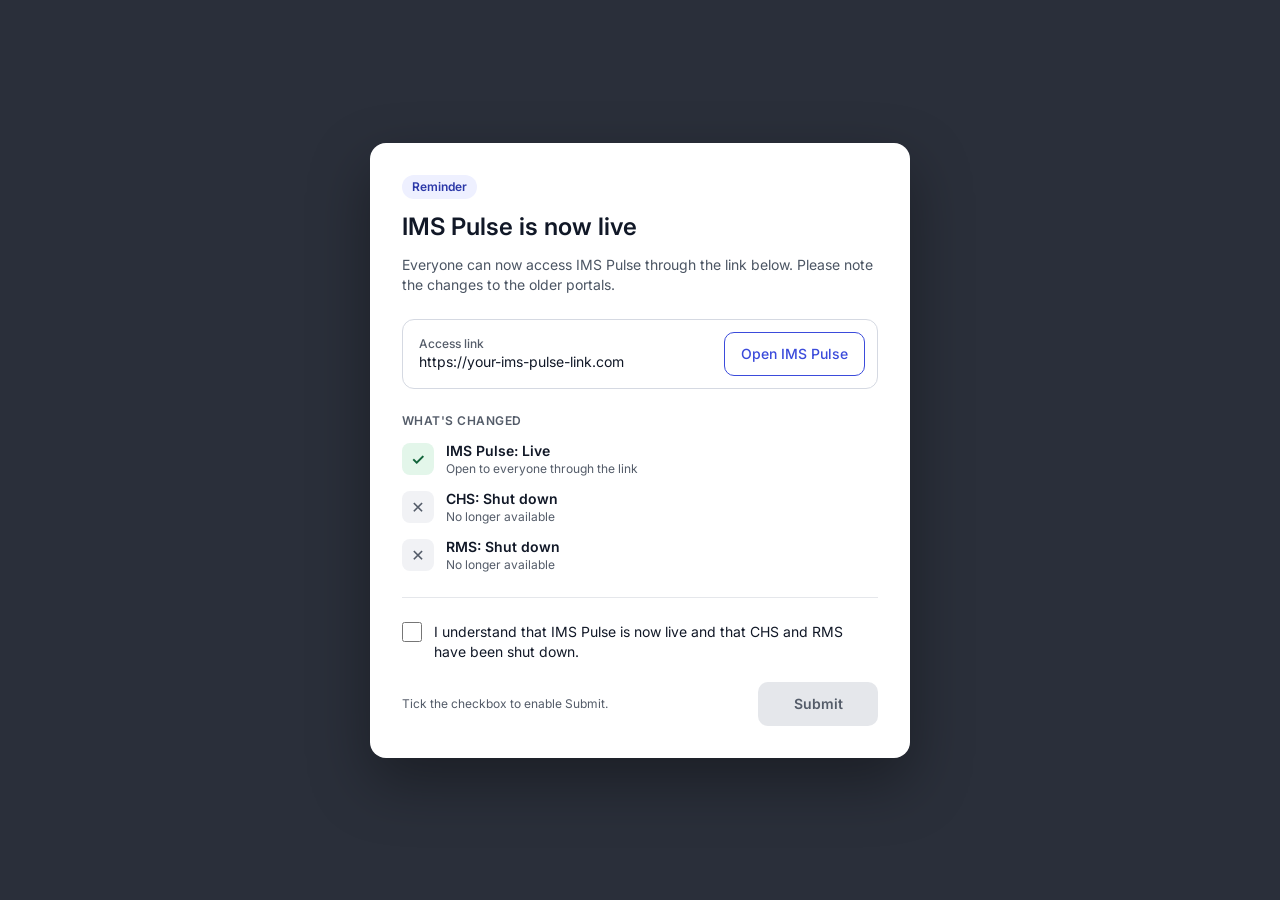
<file: index.html>
<!DOCTYPE html>
<html lang="en">
<head>
  <meta charset="UTF-8">
  <meta name="viewport" content="width=device-width, initial-scale=1">
  <title>IMS Pulse is now live</title>
  <link href="https://fonts.googleapis.com/css2?family=Inter:wght@400;500;600&display=swap" rel="stylesheet">
  <link rel="stylesheet" href="style.css">
</head>
<body>

  <div class="modal" role="dialog" aria-modal="true" aria-labelledby="title">

    <div>
      <span class="badge">Reminder</span>
      <h1 id="title">IMS Pulse is now live</h1>
      <p>Everyone can now access IMS Pulse through the link below. Please note the changes to the older portals.</p>
    </div>

    <div class="link-box">
      <div>
        <span class="link-label">Access link</span>
        <span class="link-text">https://your-ims-pulse-link.com</span>
      </div>
      <a class="btn-link" href="https://your-ims-pulse-link.com" target="_blank" rel="noopener">Open IMS Pulse</a>
    </div>

    <div>
      <div class="section-title">What's changed</div>

      <div class="status">
        <span class="icon live" aria-hidden="true">&#10003;</span>
        <div>
          <span class="status-title">IMS Pulse: Live</span>
          <span class="status-sub">Open to everyone through the link</span>
        </div>
      </div>

      <div class="status">
        <span class="icon off" aria-hidden="true">&#10005;</span>
        <div>
          <span class="status-title">CHS: Shut down</span>
          <span class="status-sub">No longer available</span>
        </div>
      </div>

      <div class="status">
        <span class="icon off" aria-hidden="true">&#10005;</span>
        <div>
          <span class="status-title">RMS: Shut down</span>
          <span class="status-sub">No longer available</span>
        </div>
      </div>
    </div>

    <hr>

    <div>
      <label class="check-row" for="ack">
        <input type="checkbox" id="ack">
        <span>I understand that IMS Pulse is now live and that CHS and RMS have been shut down.</span>
      </label>

      <div class="footer">
        <span class="helper" id="helper">Tick the checkbox to enable Submit.</span>
        <button class="btn-submit" id="submit" type="button" disabled>Submit</button>
      </div>
    </div>

  </div>

  <script src="script.js"></script>
</body>
</html>
</file>
<file: style.css>
* { box-sizing: border-box; }

body {
  margin: 0;
  font-family: 'Inter', system-ui, sans-serif;
  background: #2A2F3A;
  min-height: 100vh;
  display: flex;
  align-items: center;
  justify-content: center;
  padding: 16px;
}

.modal {
  width: 100%;
  max-width: 540px;
  background: #fff;
  border-radius: 16px;
  padding: 32px;
  display: flex;
  flex-direction: column;
  gap: 24px;
  box-shadow: 0 24px 60px rgba(0, 0, 0, 0.35);
}

.badge {
  display: inline-flex;
  align-items: center;
  background: #EEF0FF;
  color: #2B38A8;
  font-size: 12px;
  line-height: 16px;
  font-weight: 600;
  padding: 4px 10px;
  border-radius: 999px;
}

h1 {
  margin: 12px 0;
  font-size: 24px;
  line-height: 32px;
  font-weight: 600;
  color: #111827;
}

p {
  margin: 0;
  font-size: 14px;
  line-height: 20px;
  color: #4B5563;
}

/* Access link box */
.link-box {
  display: flex;
  align-items: center;
  justify-content: space-between;
  gap: 16px;
  border: 1px solid #D5D9E2;
  border-radius: 12px;
  padding: 12px 12px 12px 16px;
}

.link-label {
  display: block;
  font-size: 12px;
  line-height: 16px;
  font-weight: 500;
  color: #545C69;
}

.link-text {
  display: block;
  font-size: 14px;
  line-height: 20px;
  color: #111827;
  word-break: break-all;
}

.btn-link {
  flex: none;
  display: inline-flex;
  align-items: center;
  min-height: 44px;
  padding: 0 16px;
  border: 1px solid #3B4BDB;
  border-radius: 10px;
  font-size: 14px;
  font-weight: 500;
  color: #3B4BDB;
  text-decoration: none;
  background: #fff;
}

.btn-link:hover {
  background: #F4F5FF;
}

/* What's changed */
.section-title {
  font-size: 12px;
  line-height: 16px;
  font-weight: 600;
  color: #545C69;
  letter-spacing: 0.04em;
  text-transform: uppercase;
  margin-bottom: 12px;
}

.status {
  display: flex;
  align-items: center;
  gap: 12px;
  margin-bottom: 12px;
}

.status:last-child {
  margin-bottom: 0;
}

.icon {
  flex: none;
  width: 32px;
  height: 32px;
  border-radius: 8px;
  display: flex;
  align-items: center;
  justify-content: center;
  font-size: 16px;
  font-weight: 600;
}

.icon.live { background: #E3F6EA; color: #11643A; }
.icon.off  { background: #F1F2F5; color: #545C69; }

.status-title {
  display: block;
  font-size: 14px;
  line-height: 20px;
  font-weight: 600;
  color: #111827;
}

.status-sub {
  display: block;
  font-size: 12px;
  line-height: 16px;
  color: #545C69;
}

hr {
  border: 0;
  height: 1px;
  background: #E5E7EB;
  margin: 0;
}

/* Checkbox + submit */
.check-row {
  display: flex;
  align-items: flex-start;
  gap: 12px;
  min-height: 44px;
  cursor: pointer;
  font-size: 14px;
  line-height: 20px;
  color: #111827;
}

.check-row input {
  flex: none;
  width: 20px;
  height: 20px;
  margin: 0;
  accent-color: #3B4BDB;
  cursor: pointer;
}

.footer {
  display: flex;
  align-items: center;
  justify-content: space-between;
  gap: 16px;
  margin-top: 16px;
}

.helper {
  font-size: 12px;
  line-height: 16px;
  color: #545C69;
}

.btn-submit {
  flex: none;
  min-height: 44px;
  min-width: 120px;
  padding: 0 24px;
  border: 0;
  border-radius: 10px;
  font-family: inherit;
  font-size: 14px;
  font-weight: 600;
  background: #3B4BDB;
  color: #fff;
  cursor: pointer;
}

.btn-submit:hover:not(:disabled) {
  background: #2B38A8;
}

.btn-submit:disabled {
  background: #E5E7EB;
  color: #545C69;
  cursor: not-allowed;
}

button:focus-visible,
input:focus-visible,
a:focus-visible {
  outline: 2px solid #3B4BDB;
  outline-offset: 2px;
}

/* Mobile */
@media (max-width: 480px) {
  .modal { padding: 24px; }
  .link-box,
  .footer { flex-direction: column; align-items: stretch; }
  .btn-link { justify-content: center; }
}
</file>
